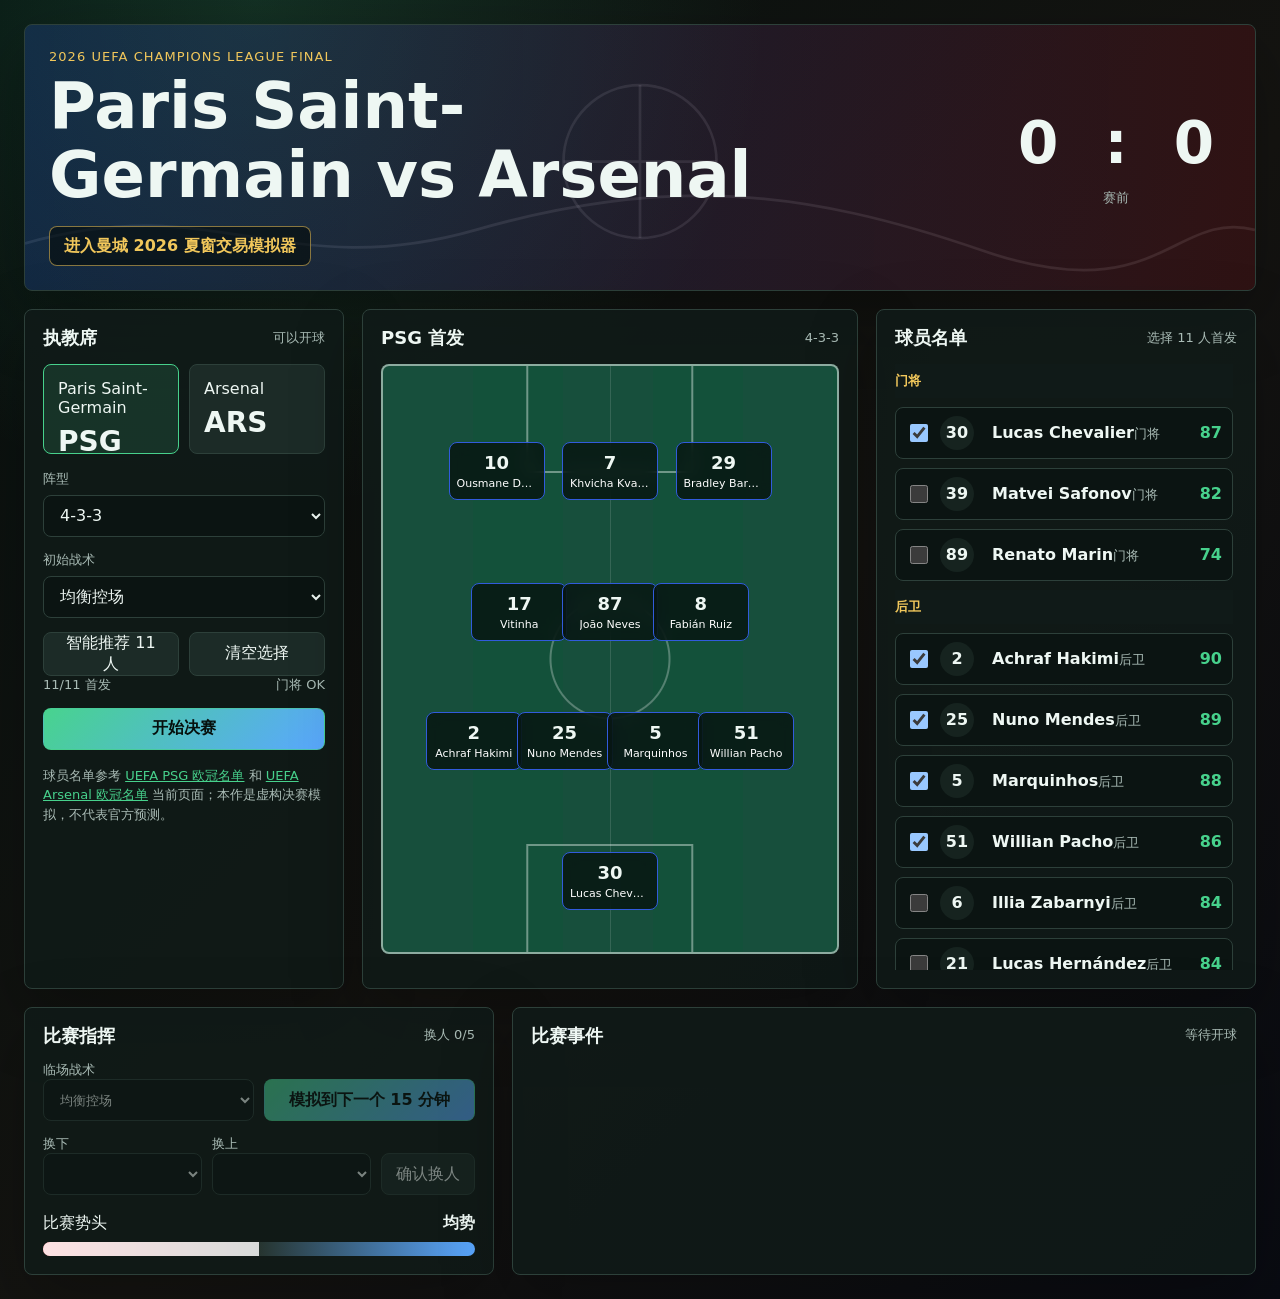
<file: index.html>
<!doctype html>
<html lang="zh-CN">
  <head>
    <meta charset="UTF-8" />
    <meta name="viewport" content="width=device-width, initial-scale=1.0" />
    <title>2026 UCL Final Simulator</title>
    <link rel="stylesheet" href="styles.css" />
  </head>
  <body>
    <main class="app-shell">
      <section class="score-band">
        <div>
          <p class="eyebrow">2026 UEFA Champions League Final</p>
          <h1>Paris Saint-Germain vs Arsenal</h1>
          <a class="secondary-link" href="transfer.html">进入曼城 2026 夏窗交易模拟器</a>
        </div>
        <div class="scoreboard" aria-live="polite">
          <span id="psgScore">0</span>
          <span class="divider">:</span>
          <span id="arsScore">0</span>
          <small id="clockLabel">赛前</small>
        </div>
      </section>

      <section class="control-grid">
        <aside class="panel setup-panel">
          <div class="section-title">
            <h2>执教席</h2>
            <span id="stageLabel">选择球队</span>
          </div>

          <div class="team-switch" role="group" aria-label="选择执教球队">
            <button class="team-card active" data-team="psg" type="button">
              <span>Paris Saint-Germain</span>
              <strong>PSG</strong>
            </button>
            <button class="team-card" data-team="arsenal" type="button">
              <span>Arsenal</span>
              <strong>ARS</strong>
            </button>
          </div>

          <label class="field-label" for="formationSelect">阵型</label>
          <select id="formationSelect">
            <option value="4-3-3">4-3-3</option>
            <option value="4-2-3-1">4-2-3-1</option>
            <option value="3-4-3">3-4-3</option>
            <option value="4-4-2">4-4-2</option>
            <option value="3-5-2">3-5-2</option>
          </select>

          <label class="field-label" for="tacticSelect">初始战术</label>
          <select id="tacticSelect">
            <option value="balanced">均衡控场</option>
            <option value="press">高位压迫</option>
            <option value="possession">耐心控球</option>
            <option value="counter">中低位反击</option>
            <option value="direct">快速纵深</option>
          </select>

          <div class="lineup-tools">
            <button id="autoPickBtn" type="button">智能推荐 11 人</button>
            <button id="clearPickBtn" type="button">清空选择</button>
          </div>

          <div class="status-row">
            <span id="lineupCount">0/11 首发</span>
            <span id="keeperStatus">需要 1 名门将</span>
          </div>

          <button id="startBtn" class="primary" type="button" disabled>开始决赛</button>

          <p class="source-note">
            球员名单参考
            <a href="https://www.uefa.com/uefachampionsleague/clubs/52747--paris-sg/squad/" target="_blank" rel="noreferrer">UEFA PSG 欧冠名单</a>
            和
            <a href="https://www.uefa.com/uefachampionsleague/clubs/52280--arsenal/squad/" target="_blank" rel="noreferrer">UEFA Arsenal 欧冠名单</a>
            当前页面；本作是虚构决赛模拟，不代表官方预测。
          </p>
        </aside>

        <section class="panel pitch-panel">
          <div class="section-title">
            <h2 id="managedTeamTitle">PSG 首发</h2>
            <span id="formationLabel">4-3-3</span>
          </div>
          <div class="pitch" id="pitch" aria-label="首发阵型图"></div>
        </section>

        <section class="panel roster-panel">
          <div class="section-title">
            <h2>球员名单</h2>
            <span>选择 11 人首发</span>
          </div>
          <div id="rosterList" class="roster-list"></div>
        </section>
      </section>

      <section class="match-grid">
        <div class="panel match-control">
          <div class="section-title">
            <h2>比赛指挥</h2>
            <span id="subCount">换人 0/5</span>
          </div>

          <div class="coach-actions">
            <label>
              临场战术
              <select id="liveTacticSelect" disabled>
                <option value="balanced">均衡控场</option>
                <option value="press">高位压迫</option>
                <option value="possession">耐心控球</option>
                <option value="counter">中低位反击</option>
                <option value="direct">快速纵深</option>
                <option value="protect">收缩保胜</option>
                <option value="allout">最后猛攻</option>
              </select>
            </label>
            <button id="simulateBtn" class="primary" type="button" disabled>模拟到下一个 15 分钟</button>
          </div>

          <div class="sub-box">
            <label>
              换下
              <select id="subOutSelect" disabled></select>
            </label>
            <label>
              换上
              <select id="subInSelect" disabled></select>
            </label>
            <button id="subBtn" type="button" disabled>确认换人</button>
          </div>

          <div class="meter-wrap">
            <div>
              <span>比赛势头</span>
              <strong id="momentumLabel">均势</strong>
            </div>
            <div class="meter">
              <span id="momentumBar"></span>
            </div>
          </div>
        </div>

        <div class="panel event-panel">
          <div class="section-title">
            <h2>比赛事件</h2>
            <span id="phaseLabel">等待开球</span>
          </div>
          <ol id="eventLog" class="event-log"></ol>
        </div>
      </section>
    </main>

    <script src="app.js"></script>
  </body>
</html>
</file>
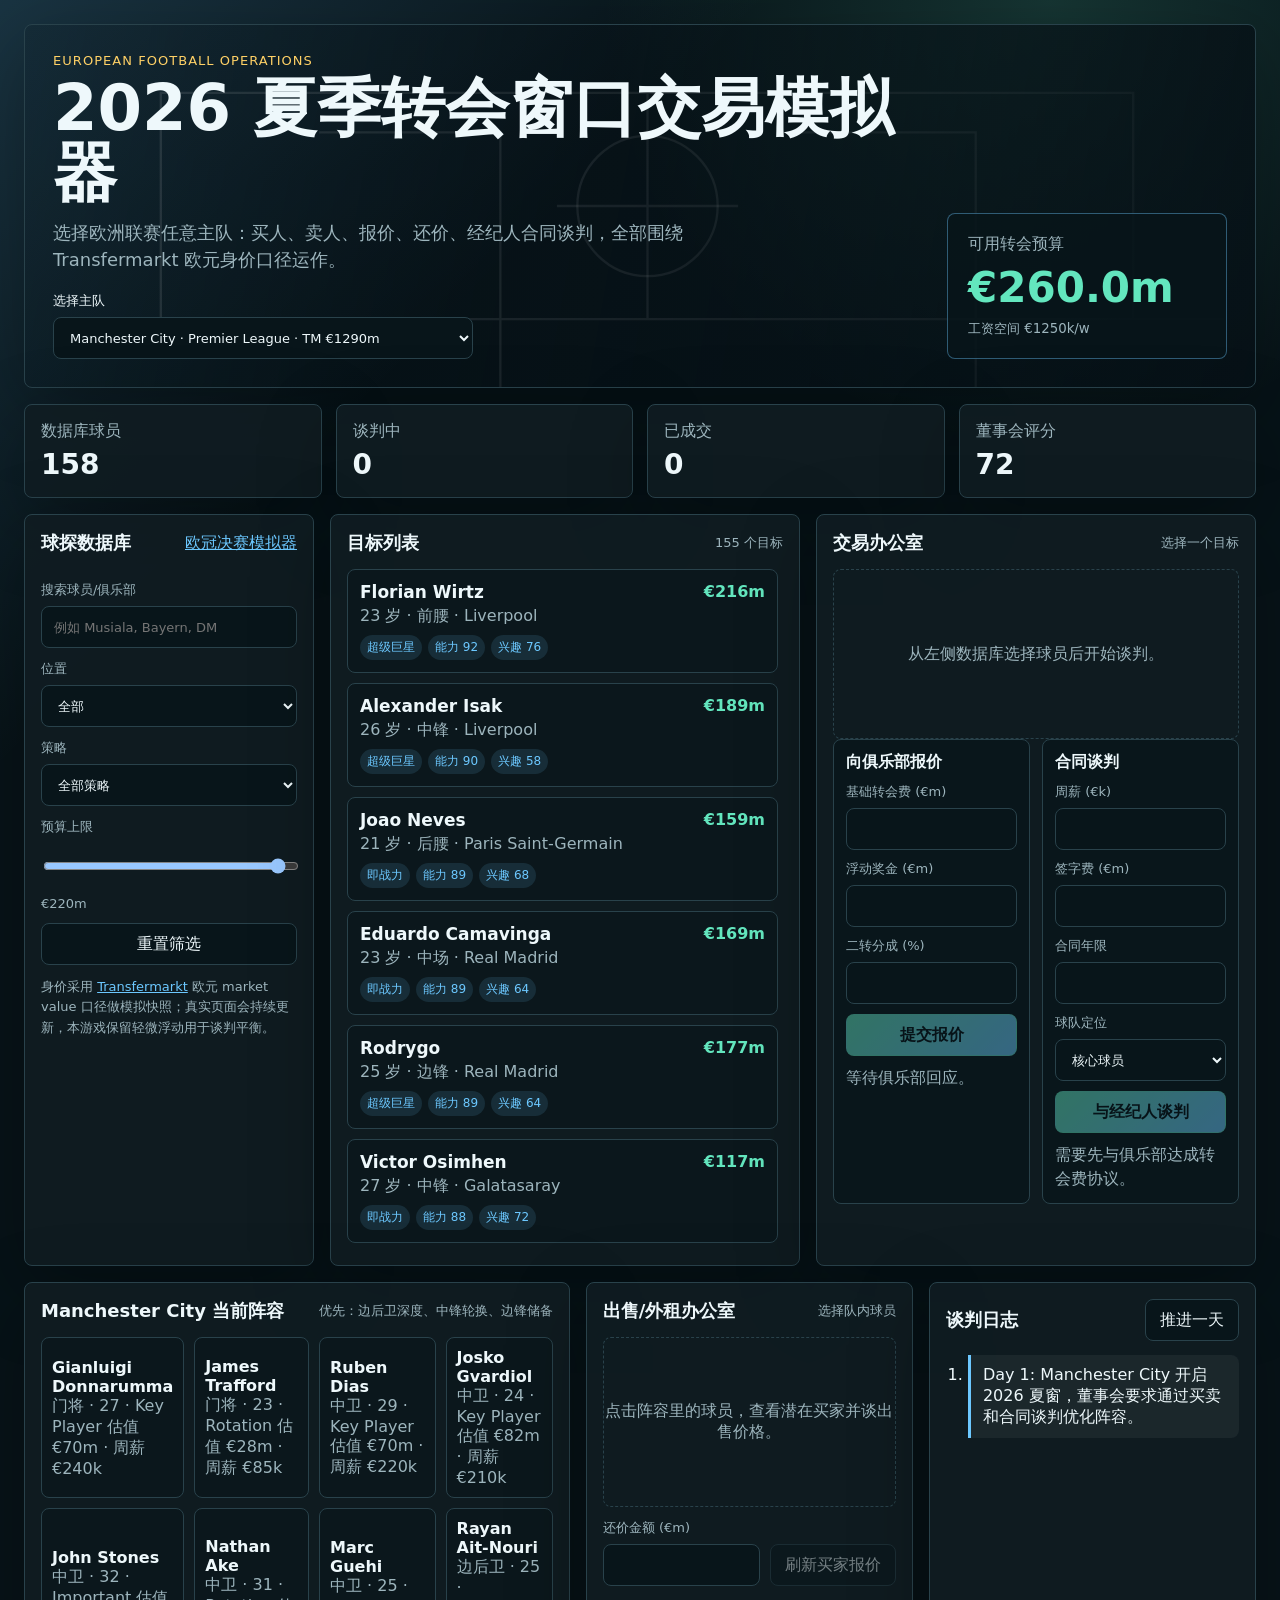
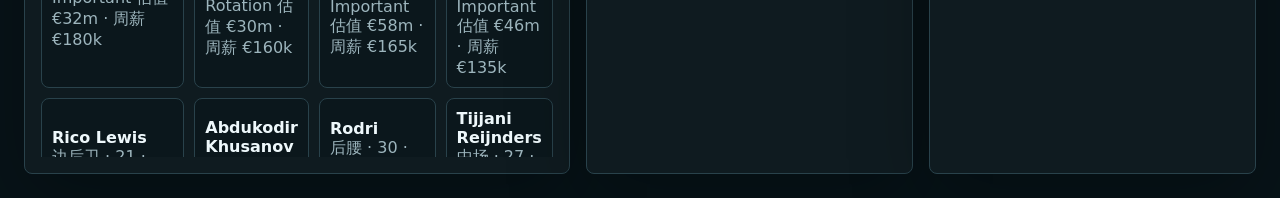
<file: transfer.html>
<!doctype html>
<html lang="zh-CN">
  <head>
    <meta charset="UTF-8" />
    <meta name="viewport" content="width=device-width, initial-scale=1.0" />
    <title>European 2026 Transfer Simulator</title>
    <link rel="stylesheet" href="transfer.css" />
  </head>
  <body>
    <main class="office">
      <section class="hero">
        <div>
          <p class="eyebrow">European Football Operations</p>
          <h1>2026 夏季转会窗口交易模拟器</h1>
          <p class="deck">选择欧洲联赛任意主队：买人、卖人、报价、还价、经纪人合同谈判，全部围绕 Transfermarkt 欧元身价口径运作。</p>
          <label class="club-picker">选择主队
            <select id="clubSelect"></select>
          </label>
        </div>
        <div class="budget-card">
          <span>可用转会预算</span>
          <strong id="budget">€260.0m</strong>
          <small id="wageBudget">工资空间 €1.25m/w</small>
        </div>
      </section>

      <section class="kpi-grid">
        <div class="kpi"><span>数据库球员</span><strong id="dbCount">0</strong></div>
        <div class="kpi"><span>谈判中</span><strong id="activeDeals">0</strong></div>
        <div class="kpi"><span>已成交</span><strong id="signedCount">0</strong></div>
        <div class="kpi"><span>董事会评分</span><strong id="boardScore">72</strong></div>
      </section>

      <section class="layout">
        <aside class="panel filter-panel">
          <div class="panel-head">
            <h2>球探数据库</h2>
            <a href="index.html">欧冠决赛模拟器</a>
          </div>
          <label>搜索球员/俱乐部<input id="searchInput" type="search" placeholder="例如 Musiala, Bayern, DM" /></label>
          <label>位置
            <select id="positionFilter">
              <option value="all">全部</option>
              <option value="GK">门将</option>
              <option value="CB">中卫</option>
              <option value="FB">边后卫</option>
              <option value="DM">后腰</option>
              <option value="CM">中场</option>
              <option value="AM">前腰</option>
              <option value="WG">边锋</option>
              <option value="ST">中锋</option>
            </select>
          </label>
          <label>策略
            <select id="strategyFilter">
              <option value="all">全部策略</option>
              <option value="superstar">超级巨星</option>
              <option value="starter">即战力首发</option>
              <option value="rotation">轮换补强</option>
              <option value="wonderkid">未来妖人</option>
              <option value="value">高性价比</option>
            </select>
          </label>
          <label>预算上限
            <input id="maxFee" type="range" min="20" max="220" value="220" />
            <span id="maxFeeLabel">€220m</span>
          </label>
          <button id="resetBtn" type="button">重置筛选</button>
          <p class="note">
            身价采用
            <a href="https://www.transfermarkt.com/" target="_blank" rel="noreferrer">Transfermarkt</a>
            欧元 market value 口径做模拟快照；真实页面会持续更新，本游戏保留轻微浮动用于谈判平衡。
          </p>
        </aside>

        <section class="panel database-panel">
          <div class="panel-head">
            <h2>目标列表</h2>
            <span id="resultCount">0 个目标</span>
          </div>
          <div id="targetList" class="target-list"></div>
        </section>

        <section class="panel deal-panel">
          <div class="panel-head">
            <h2>交易办公室</h2>
            <span id="dealStatus">选择一个目标</span>
          </div>

          <div id="playerProfile" class="profile-empty">从左侧数据库选择球员后开始谈判。</div>

          <div class="negotiation-grid">
            <div class="offer-box">
              <h3>向俱乐部报价</h3>
              <label>基础转会费 (€m)<input id="feeInput" type="number" min="0" step="1" /></label>
              <label>浮动奖金 (€m)<input id="addonsInput" type="number" min="0" step="1" /></label>
              <label>二转分成 (%)<input id="sellOnInput" type="number" min="0" max="30" step="1" /></label>
              <button id="clubOfferBtn" class="primary" type="button" disabled>提交报价</button>
              <p id="clubReply" class="reply">等待俱乐部回应。</p>
            </div>

            <div class="offer-box">
              <h3>合同谈判</h3>
              <label>周薪 (€k)<input id="wageInput" type="number" min="0" step="5" /></label>
              <label>签字费 (€m)<input id="bonusInput" type="number" min="0" step="0.5" /></label>
              <label>合同年限<input id="yearsInput" type="number" min="1" max="6" step="1" /></label>
              <label>球队定位
                <select id="roleInput">
                  <option value="Key Player">核心球员</option>
                  <option value="Important">重要轮换</option>
                  <option value="Rotation">轮换</option>
                  <option value="Prospect">未来计划</option>
                </select>
              </label>
              <button id="contractBtn" class="primary" type="button" disabled>与经纪人谈判</button>
              <p id="agentReply" class="reply">需要先与俱乐部达成转会费协议。</p>
            </div>
          </div>
        </section>
      </section>

      <section class="bottom-grid">
        <div class="panel">
          <div class="panel-head"><h2 id="squadTitle">当前阵容</h2><span id="squadNeed">阵容需求分析</span></div>
          <div id="citySquad" class="squad-grid"></div>
        </div>
        <div class="panel sale-panel">
          <div class="panel-head"><h2>出售/外租办公室</h2><span id="saleStatus">选择队内球员</span></div>
          <div id="saleProfile" class="profile-empty">点击阵容里的球员，查看潜在买家并谈出售价格。</div>
          <div class="sale-actions">
            <label>还价金额 (€m)<input id="saleCounterInput" type="number" min="0" step="1" /></label>
            <button id="generateOffersBtn" type="button" disabled>刷新买家报价</button>
          </div>
          <div id="saleOffers" class="sale-offers"></div>
        </div>
        <div class="panel">
          <div class="panel-head"><h2>谈判日志</h2><button id="advanceDayBtn" type="button">推进一天</button></div>
          <ol id="logList" class="log-list"></ol>
        </div>
      </section>
    </main>

    <script src="transfer.js"></script>
  </body>
</html>
</file>
<file: styles.css>
:root {
  color-scheme: dark;
  --bg: #07110f;
  --panel: #101a18;
  --panel-2: #16231f;
  --line: #2d403a;
  --text: #eef7f3;
  --muted: #a9bbb5;
  --green: #47d18c;
  --blue: #5aa7ff;
  --red: #fa5d65;
  --gold: #f1c75b;
  --ink: #06100d;
}

* {
  box-sizing: border-box;
}

body {
  margin: 0;
  min-height: 100vh;
  background:
    radial-gradient(circle at 20% 0%, rgba(71, 209, 140, 0.16), transparent 32rem),
    linear-gradient(135deg, #07110f, #151411 55%, #090b12);
  color: var(--text);
  font-family: Inter, ui-sans-serif, system-ui, -apple-system, BlinkMacSystemFont, "Segoe UI", sans-serif;
}

button,
select {
  font: inherit;
}

button,
select,
.player-row {
  border: 1px solid var(--line);
  border-radius: 8px;
}

button {
  min-height: 42px;
  padding: 0 14px;
  background: #1c2b27;
  color: var(--text);
  cursor: pointer;
}

button:hover:not(:disabled) {
  border-color: var(--green);
}

button:disabled,
select:disabled {
  opacity: 0.48;
  cursor: not-allowed;
}

select {
  width: 100%;
  min-height: 42px;
  padding: 0 12px;
  background: #0b1412;
  color: var(--text);
}

.app-shell {
  width: min(1440px, 100%);
  margin: 0 auto;
  padding: 24px;
}

.score-band,
.panel {
  border: 1px solid var(--line);
  background: rgba(16, 26, 24, 0.86);
  box-shadow: 0 24px 70px rgba(0, 0, 0, 0.28);
}

.score-band {
  display: flex;
  align-items: center;
  justify-content: space-between;
  gap: 18px;
  min-height: 132px;
  padding: 24px;
  border-radius: 8px;
  background:
    linear-gradient(90deg, rgba(30, 67, 146, 0.36), rgba(116, 15, 25, 0.28)),
    url("data:image/svg+xml,%3Csvg xmlns='http://www.w3.org/2000/svg' width='900' height='200' viewBox='0 0 900 200'%3E%3Cg fill='none' stroke='rgba(255,255,255,.12)' stroke-width='2'%3E%3Cpath d='M0 160 C140 120 190 190 330 150 S570 120 700 165 840 135 900 150'/%3E%3Ccircle cx='450' cy='100' r='56'/%3E%3Cpath d='M450 44v112M394 100h112'/%3E%3C/g%3E%3C/svg%3E");
  background-size: cover;
}

.eyebrow {
  margin: 0 0 8px;
  color: var(--gold);
  font-size: 13px;
  letter-spacing: 0.08em;
  text-transform: uppercase;
}

h1,
h2 {
  margin: 0;
  line-height: 1.08;
}

h1 {
  max-width: 720px;
  font-size: clamp(32px, 5vw, 64px);
}

.secondary-link {
  display: inline-flex;
  align-items: center;
  min-height: 40px;
  margin-top: 16px;
  padding: 0 14px;
  border: 1px solid rgba(241, 199, 91, 0.55);
  border-radius: 8px;
  background: rgba(5, 12, 10, 0.62);
  color: var(--gold);
  font-weight: 800;
  text-decoration: none;
}

.secondary-link:hover {
  border-color: var(--green);
  color: var(--green);
}

h2 {
  font-size: 18px;
}

.scoreboard {
  display: grid;
  grid-template-columns: auto auto auto;
  align-items: center;
  gap: 12px;
  min-width: 230px;
  text-align: center;
}

.scoreboard span {
  font-size: 58px;
  font-weight: 900;
}

.scoreboard small {
  grid-column: 1 / -1;
  color: var(--muted);
}

.control-grid,
.match-grid {
  display: grid;
  gap: 18px;
  margin-top: 18px;
}

.control-grid {
  grid-template-columns: 320px minmax(360px, 1fr) 380px;
}

.match-grid {
  grid-template-columns: 470px 1fr;
}

.panel {
  border-radius: 8px;
  padding: 18px;
}

.section-title,
.status-row,
.meter-wrap > div:first-child {
  display: flex;
  align-items: center;
  justify-content: space-between;
  gap: 12px;
}

.section-title {
  margin-bottom: 16px;
}

.section-title span,
.status-row,
.source-note,
.field-label,
.coach-actions label,
.sub-box label {
  color: var(--muted);
  font-size: 13px;
}

.team-switch {
  display: grid;
  grid-template-columns: 1fr 1fr;
  gap: 10px;
  margin-bottom: 16px;
}

.team-card {
  display: grid;
  gap: 8px;
  height: 90px;
  padding: 14px;
  text-align: left;
}

.team-card strong {
  font-size: 28px;
}

.team-card.active {
  border-color: var(--green);
  background: rgba(71, 209, 140, 0.14);
}

.field-label {
  display: block;
  margin: 14px 0 7px;
}

.lineup-tools,
.coach-actions,
.sub-box {
  display: grid;
  grid-template-columns: 1fr 1fr;
  gap: 10px;
  margin-top: 14px;
}

.primary {
  width: 100%;
  margin-top: 14px;
  border-color: rgba(71, 209, 140, 0.6);
  background: linear-gradient(135deg, #48d38e, #5aa7ff);
  color: var(--ink);
  font-weight: 800;
}

.source-note {
  margin: 16px 0 0;
  line-height: 1.5;
}

.source-note a {
  color: var(--green);
}

.pitch {
  position: relative;
  min-height: 590px;
  overflow: hidden;
  border: 2px solid rgba(238, 247, 243, 0.55);
  border-radius: 8px;
  background:
    linear-gradient(90deg, rgba(255, 255, 255, 0.13) 1px, transparent 1px) 50% 0 / 1px 100% no-repeat,
    radial-gradient(circle at 50% 50%, transparent 0 58px, rgba(255, 255, 255, 0.28) 59px 60px, transparent 61px),
    repeating-linear-gradient(90deg, #174f3c 0 90px, #13513a 90px 180px);
}

.pitch::before,
.pitch::after {
  content: "";
  position: absolute;
  left: 50%;
  width: 36%;
  height: 18%;
  border: 2px solid rgba(238, 247, 243, 0.42);
  transform: translateX(-50%);
}

.pitch::before {
  top: -2px;
}

.pitch::after {
  bottom: -2px;
}

.shirt {
  position: absolute;
  display: grid;
  place-items: center;
  width: 96px;
  min-height: 58px;
  padding: 7px;
  border: 1px solid rgba(255, 255, 255, 0.34);
  border-radius: 8px;
  background: rgba(5, 12, 10, 0.72);
  text-align: center;
  transform: translate(-50%, -50%);
  backdrop-filter: blur(8px);
}

.shirt strong {
  font-size: 18px;
}

.shirt span {
  display: block;
  max-width: 100%;
  overflow: hidden;
  color: #fff;
  font-size: 11px;
  text-overflow: ellipsis;
  white-space: nowrap;
}

.roster-list {
  display: grid;
  gap: 9px;
  max-height: 606px;
  overflow: auto;
  padding-right: 4px;
}

.group-heading {
  position: sticky;
  top: 0;
  z-index: 1;
  padding: 8px 0;
  background: var(--panel);
  color: var(--gold);
  font-size: 13px;
  font-weight: 800;
}

.player-row {
  display: grid;
  grid-template-columns: 24px 42px 1fr auto;
  align-items: center;
  gap: 10px;
  min-height: 50px;
  padding: 8px 10px;
  background: #0b1412;
}

.player-row input {
  width: 18px;
  height: 18px;
}

.player-row .num {
  display: grid;
  place-items: center;
  width: 34px;
  height: 34px;
  border-radius: 50%;
  background: var(--panel-2);
  font-weight: 800;
}

.player-row small {
  color: var(--muted);
}

.rating {
  color: var(--green);
  font-weight: 800;
}

.match-control .primary {
  margin: 0;
}

.coach-actions {
  grid-template-columns: 1fr 1fr;
  align-items: end;
}

.sub-box {
  grid-template-columns: 1fr 1fr auto;
  align-items: end;
}

.meter-wrap {
  margin-top: 18px;
}

.meter {
  height: 14px;
  margin-top: 8px;
  overflow: hidden;
  border-radius: 999px;
  background: linear-gradient(90deg, var(--red), #26342f 50%, var(--blue));
}

.meter span {
  display: block;
  width: 50%;
  height: 100%;
  background: rgba(255, 255, 255, 0.82);
  transition: width 300ms ease;
}

.event-log {
  display: grid;
  gap: 10px;
  max-height: 420px;
  margin: 0;
  overflow: auto;
  padding-left: 24px;
}

.event-log li {
  padding: 10px 12px;
  border-left: 3px solid var(--green);
  border-radius: 0 8px 8px 0;
  background: rgba(255, 255, 255, 0.05);
}

.event-log strong {
  color: var(--gold);
}

@media (max-width: 1120px) {
  .control-grid,
  .match-grid {
    grid-template-columns: 1fr;
  }

  .pitch {
    min-height: 560px;
  }
}

@media (max-width: 680px) {
  .app-shell {
    padding: 12px;
  }

  .score-band,
  .team-switch,
  .lineup-tools,
  .coach-actions,
  .sub-box {
    grid-template-columns: 1fr;
  }

  .score-band {
    display: grid;
  }

  .scoreboard {
    min-width: 0;
  }

  .shirt {
    width: 78px;
  }
}
</file>
<file: transfer.css>
:root {
  color-scheme: dark;
  --bg: #071318;
  --panel: #101c22;
  --panel-2: #14262d;
  --line: #29424b;
  --text: #eef8fb;
  --muted: #9db5bd;
  --sky: #6cc8ff;
  --mint: #63e6be;
  --gold: #ffd166;
  --danger: #ff6978;
  --ink: #061016;
}

* { box-sizing: border-box; }

body {
  margin: 0;
  min-height: 100vh;
  background:
    linear-gradient(135deg, rgba(108, 200, 255, 0.18), transparent 34rem),
    radial-gradient(circle at 82% 0%, rgba(99, 230, 190, 0.16), transparent 28rem),
    var(--bg);
  color: var(--text);
  font-family: Inter, ui-sans-serif, system-ui, -apple-system, BlinkMacSystemFont, "Segoe UI", sans-serif;
}

button, input, select { font: inherit; }

button, input, select {
  border: 1px solid var(--line);
  border-radius: 8px;
  background: #08151a;
  color: var(--text);
}

button {
  min-height: 42px;
  padding: 0 14px;
  cursor: pointer;
}

button:hover:not(:disabled) { border-color: var(--sky); }
button:disabled { opacity: 0.45; cursor: not-allowed; }

input, select {
  width: 100%;
  min-height: 42px;
  padding: 0 12px;
}

a { color: var(--sky); }
h1, h2, h3, p { margin-top: 0; }

.office {
  width: min(1500px, 100%);
  margin: 0 auto;
  padding: 24px;
}

.hero, .panel, .kpi {
  border: 1px solid var(--line);
  border-radius: 8px;
  background: rgba(16, 28, 34, 0.9);
  box-shadow: 0 24px 80px rgba(0, 0, 0, 0.28);
}

.hero {
  display: grid;
  grid-template-columns: 1fr 280px;
  gap: 24px;
  align-items: end;
  min-height: 250px;
  padding: 28px;
  background:
    linear-gradient(100deg, rgba(6, 16, 22, 0.2), rgba(6, 16, 22, 0.82)),
    url("data:image/svg+xml,%3Csvg xmlns='http://www.w3.org/2000/svg' width='1100' height='320' viewBox='0 0 1100 320'%3E%3Cg fill='none' stroke='rgba(255,255,255,.14)' stroke-width='2'%3E%3Cpath d='M40 260h1020M120 260V60h860v200M550 60v200M470 160h160M260 95h160v330M680 95h160v330'/%3E%3Ccircle cx='550' cy='160' r='62'/%3E%3C/g%3E%3C/svg%3E");
  background-size: cover;
}

.eyebrow {
  margin-bottom: 8px;
  color: var(--gold);
  font-size: 13px;
  letter-spacing: 0.08em;
  text-transform: uppercase;
}

h1 {
  max-width: 900px;
  margin-bottom: 12px;
  font-size: clamp(34px, 5vw, 68px);
  line-height: 1.02;
}

.deck {
  max-width: 760px;
  color: var(--muted);
  font-size: 18px;
  line-height: 1.55;
}

.club-picker {
  max-width: 420px;
  margin-top: 18px;
  color: var(--text);
}

.budget-card {
  display: grid;
  gap: 8px;
  padding: 20px;
  border: 1px solid rgba(108, 200, 255, 0.4);
  border-radius: 8px;
  background: rgba(8, 21, 26, 0.82);
}

.budget-card strong {
  color: var(--mint);
  font-size: 42px;
}

.budget-card span, .budget-card small, .kpi span, label, .note, .reply, .meta, .need {
  color: var(--muted);
}

.kpi-grid {
  display: grid;
  grid-template-columns: repeat(4, 1fr);
  gap: 14px;
  margin: 16px 0;
}

.kpi {
  display: grid;
  gap: 6px;
  padding: 16px;
}

.kpi strong { font-size: 28px; }

.layout {
  display: grid;
  grid-template-columns: 290px minmax(440px, 1fr) 440px;
  gap: 16px;
}

.bottom-grid {
  display: grid;
  grid-template-columns: 1fr 1fr 1fr;
  gap: 16px;
  margin-top: 16px;
}

.panel { padding: 16px; }

.panel-head {
  display: flex;
  align-items: center;
  justify-content: space-between;
  gap: 12px;
  margin-bottom: 14px;
}

.panel-head h2 { margin: 0; font-size: 18px; }
.panel-head span { color: var(--muted); font-size: 13px; }

.filter-panel {
  display: grid;
  align-content: start;
  gap: 12px;
}

label {
  display: grid;
  gap: 7px;
  font-size: 13px;
}

.note {
  margin: 0;
  font-size: 13px;
  line-height: 1.55;
}

.target-list {
  display: grid;
  gap: 10px;
  max-height: 680px;
  overflow: auto;
  padding-right: 5px;
}

.target-card {
  display: grid;
  grid-template-columns: 1fr auto;
  gap: 10px;
  padding: 12px;
  border: 1px solid var(--line);
  border-radius: 8px;
  background: #0b171c;
  text-align: left;
}

.target-card.active {
  border-color: var(--sky);
  background: rgba(108, 200, 255, 0.12);
}

.target-card h3 {
  margin: 0 0 4px;
  font-size: 17px;
}

.tags {
  display: flex;
  flex-wrap: wrap;
  gap: 6px;
  margin-top: 8px;
}

.tag {
  padding: 4px 7px;
  border-radius: 999px;
  background: rgba(108, 200, 255, 0.12);
  color: var(--sky);
  font-size: 12px;
}

.fee {
  color: var(--mint);
  font-weight: 800;
  white-space: nowrap;
}

.profile-empty {
  display: grid;
  place-items: center;
  min-height: 170px;
  border: 1px dashed var(--line);
  border-radius: 8px;
  color: var(--muted);
  text-align: center;
}

.profile {
  display: grid;
  gap: 10px;
  margin-bottom: 14px;
  padding: 14px;
  border: 1px solid var(--line);
  border-radius: 8px;
  background: #0b171c;
}

.profile h3 { margin: 0; font-size: 25px; }

.profile-grid {
  display: grid;
  grid-template-columns: repeat(3, 1fr);
  gap: 8px;
}

.profile-grid div {
  padding: 10px;
  border-radius: 8px;
  background: var(--panel-2);
}

.profile-grid span {
  display: block;
  color: var(--muted);
  font-size: 12px;
}

.profile-grid strong { font-size: 18px; }

.negotiation-grid {
  display: grid;
  grid-template-columns: 1fr 1fr;
  gap: 12px;
}

.offer-box {
  display: grid;
  gap: 10px;
  align-content: start;
  padding: 12px;
  border: 1px solid var(--line);
  border-radius: 8px;
  background: rgba(8, 21, 26, 0.72);
}

.offer-box h3 {
  margin: 0;
  font-size: 16px;
}

.primary {
  border-color: rgba(99, 230, 190, 0.62);
  background: linear-gradient(135deg, var(--mint), var(--sky));
  color: var(--ink);
  font-weight: 800;
}

.reply {
  min-height: 48px;
  margin: 0;
  line-height: 1.45;
}

.reply.good { color: var(--mint); }
.reply.bad { color: var(--danger); }
.reply.warn { color: var(--gold); }

.squad-grid {
  display: grid;
  grid-template-columns: repeat(4, 1fr);
  gap: 10px;
  max-height: 420px;
  overflow: auto;
}

.squad-player {
  width: 100%;
  padding: 10px;
  border: 1px solid var(--line);
  border-radius: 8px;
  background: #0b171c;
  text-align: left;
}

.squad-player.active {
  border-color: var(--gold);
  background: rgba(255, 209, 102, 0.1);
}

.squad-player strong { display: block; }

.sale-actions {
  display: grid;
  grid-template-columns: 1fr auto;
  gap: 10px;
  align-items: end;
  margin: 12px 0;
}

.sale-offers {
  display: grid;
  gap: 10px;
  max-height: 285px;
  overflow: auto;
}

.sale-offer {
  display: grid;
  gap: 8px;
  padding: 10px;
  border: 1px solid var(--line);
  border-radius: 8px;
  background: #0b171c;
}

.sale-offer footer {
  display: grid;
  grid-template-columns: 1fr 1fr 1fr;
  gap: 8px;
}

.log-list {
  display: grid;
  gap: 10px;
  max-height: 420px;
  margin: 0;
  overflow: auto;
  padding-left: 22px;
}

.log-list li {
  padding: 10px 12px;
  border-left: 3px solid var(--sky);
  border-radius: 0 8px 8px 0;
  background: rgba(255, 255, 255, 0.05);
}

@media (max-width: 1180px) {
  .hero, .layout, .bottom-grid {
    grid-template-columns: 1fr;
  }
  .kpi-grid { grid-template-columns: repeat(2, 1fr); }
}

@media (max-width: 680px) {
  .office { padding: 12px; }
  .kpi-grid, .negotiation-grid, .profile-grid, .squad-grid {
    grid-template-columns: 1fr;
  }
}
</file>
